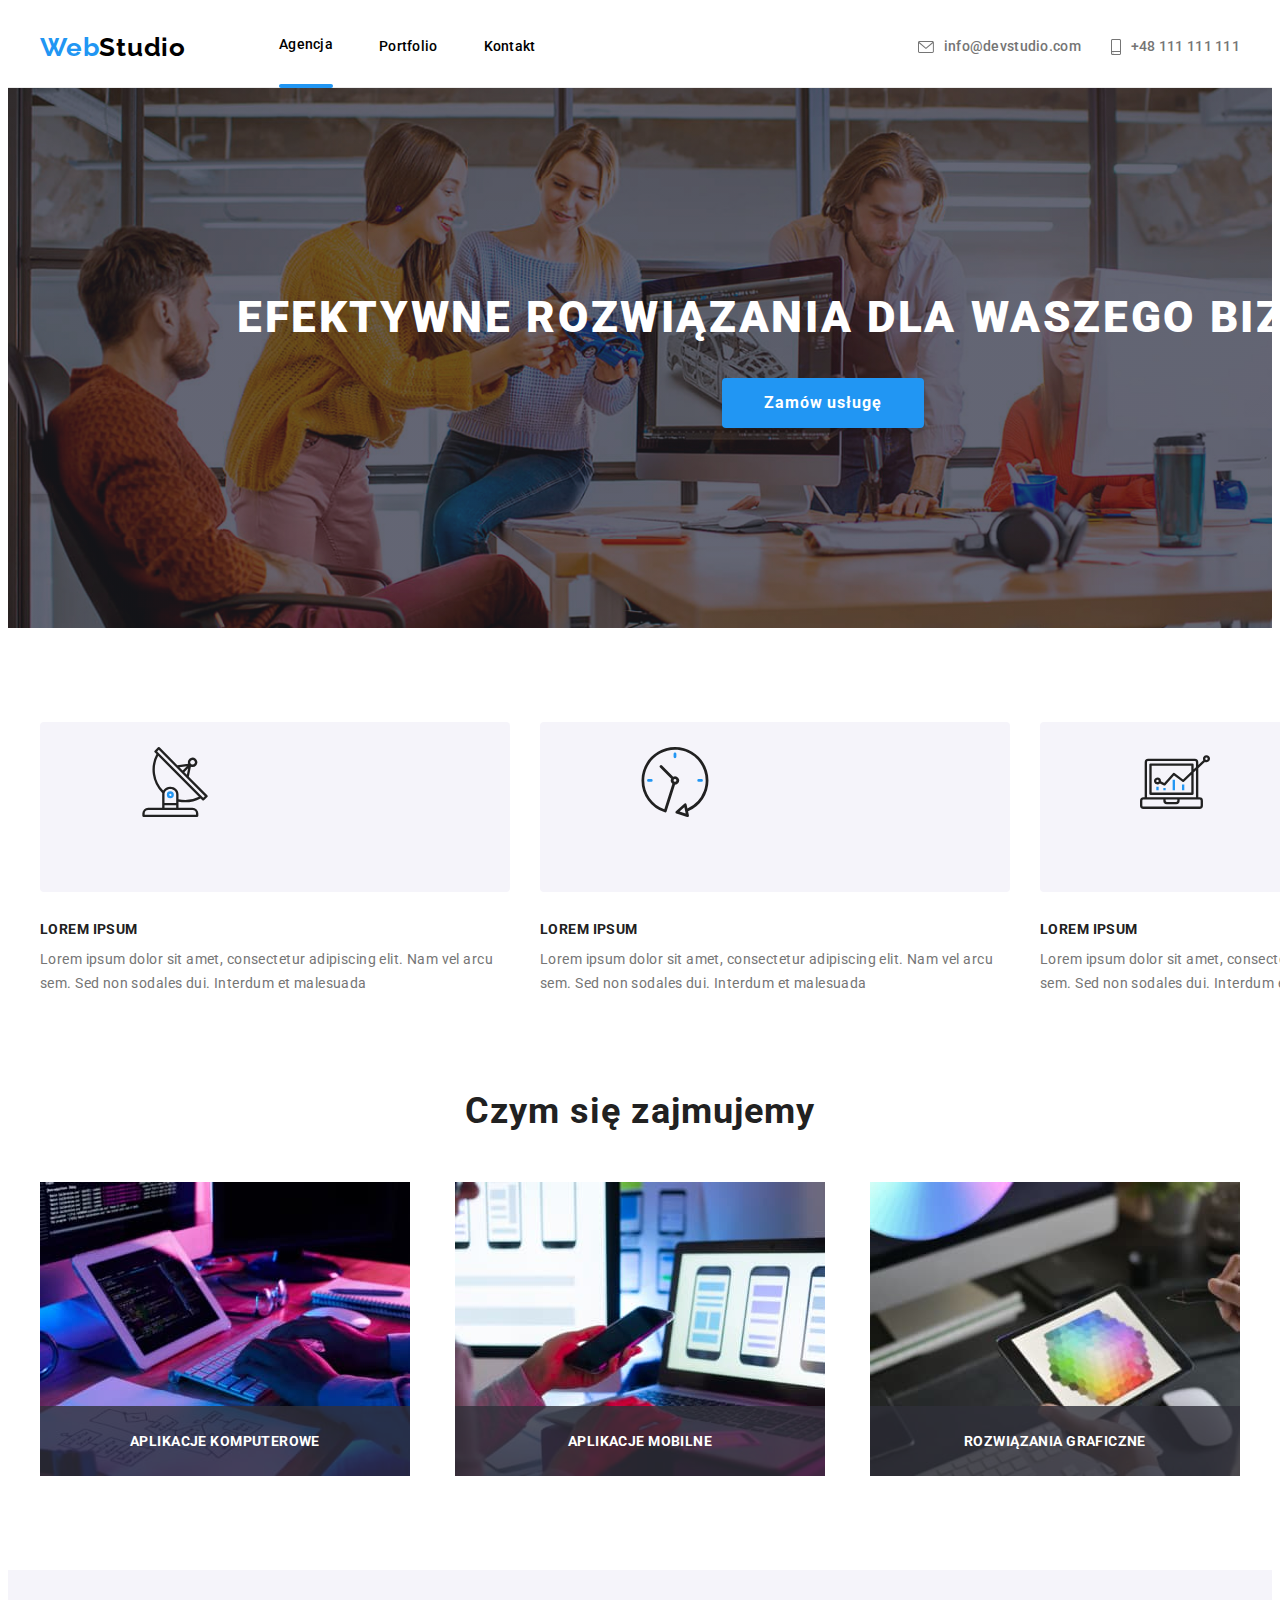
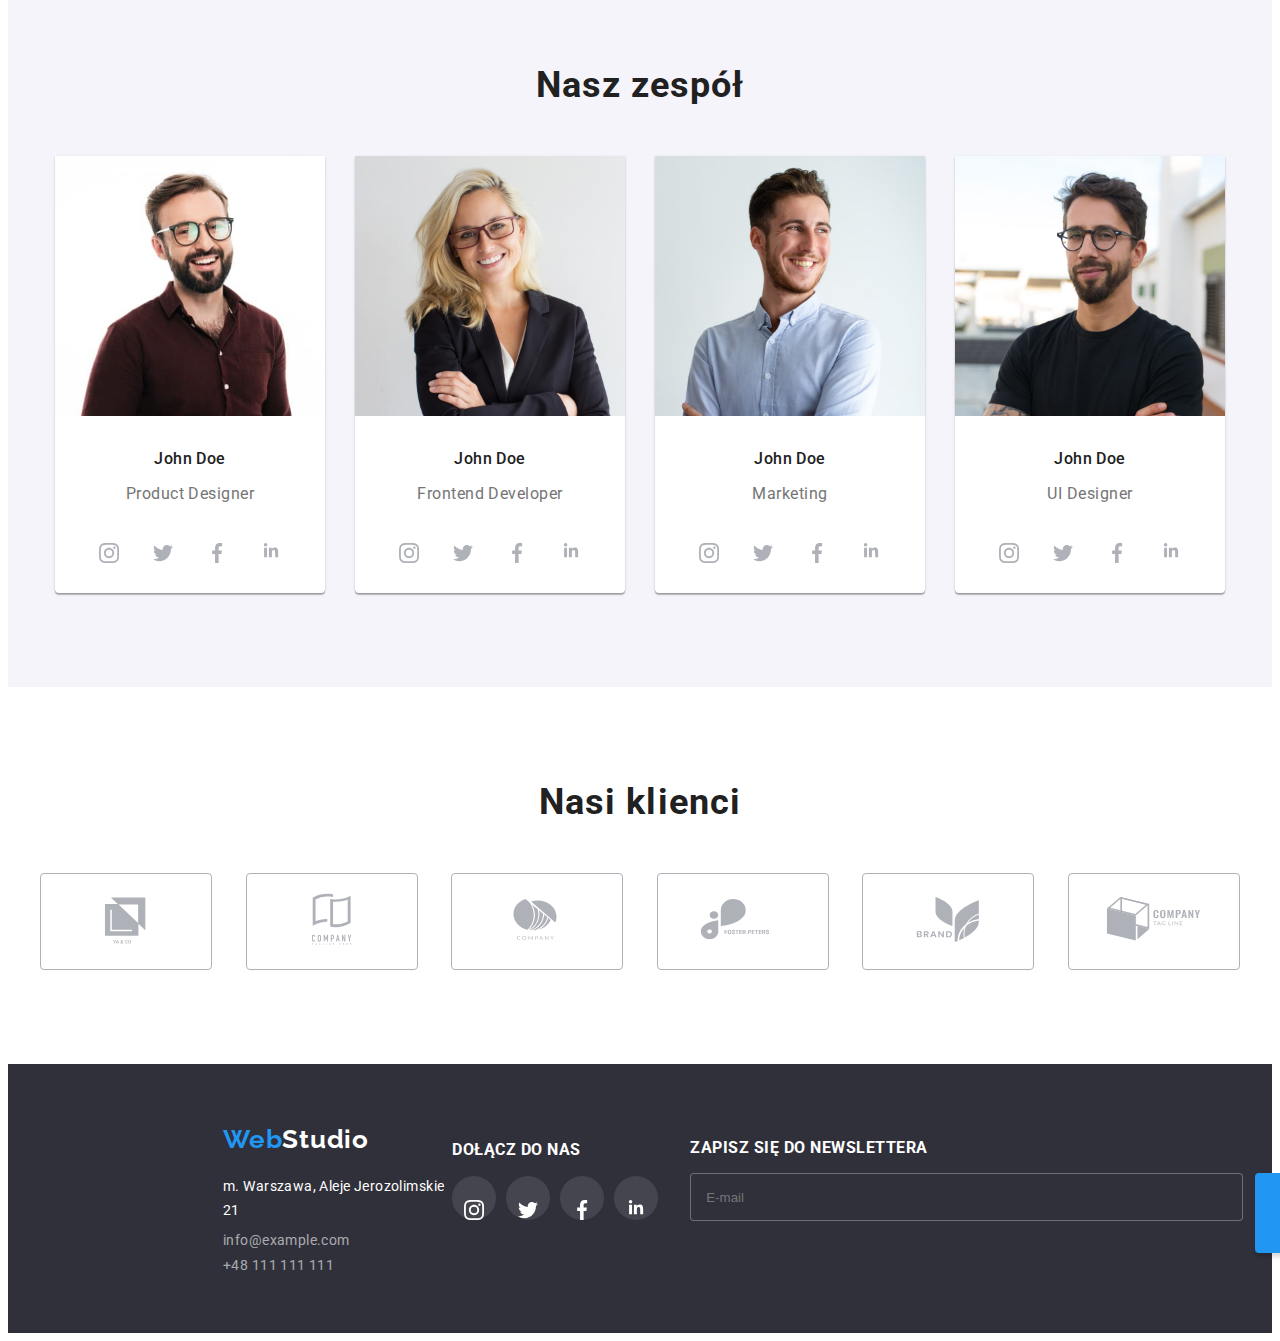
<file: index.html>
<!DOCTYPE html>
<html lang="pl">
    <head>
        <meta charset="UTF-8" />
        <title>Web Studio</title>
        <link
            rel="stylesheet"
            href="https://cdnjs.cloudflare.com/ajax/libs/modern-normalize/1.1.0/modern-normalize.min.css"
            integrity="sha512-wpPYUAdjBVSE4KJnH1VR1HeZfpl1ub8YT/NKx4PuQ5NmX2tKuGu6U/JRp5y+Y8XG2tV+wKQpNHVUX03MfMFn9Q=="
            crossorigin="anonymous"
            referrerpolicy="no-referrer"
        />
        <link rel="preconnect" href="https://fonts.googleapis.com" />
        <link rel="preconnect" href="https://fonts.gstatic.com" crossorigin />
        <link
            href="https://fonts.googleapis.com/css2?family=Raleway:wght@700&family=Roboto:ital,wght@0,400;0,500;0,900;1,700&display=swap"
            rel="stylesheet"
        />
        <link rel="stylesheet" href="css/styles.css" />
    </head>
    <body>
        <!-- HEADER -->
        <header class="page-header-background">
            <div class="container page-header">
                <div class="studio-nav-section">
                    <a href="index.html" class="logo"
                        >Web<span class="logo logo-black">Studio</span></a
                    >
                    <nav class="nav-section">
                        <ul class="menu-nav">
                            <li>
                                <a
                                    class="menu-nav-link link-active"
                                    href="index.html"
                                    >Agencja</a
                                >
                            </li>
                            <li>
                                <a class="menu-nav-link" href="portfolio.html"
                                    >Portfolio</a
                                >
                            </li>
                            <li>
                                <a class="menu-nav-link" href="#">Kontakt</a>
                            </li>
                        </ul>
                    </nav>
                </div>

                <div class="contact-header">
                    <a
                        class="contact-header header-icon"
                        href="mailto:info@devstudio.com"
                    >
                        <svg class="icon-envelope" width="16" height="12">
                            <use href="./images/icons.svg#icon-envelope"></use>
                        </svg>
                        info@devstudio.com</a
                    >

                    <a
                        class="contact-header header-icon"
                        href="tel:+48111111111"
                    >
                        <svg class="icon-smartphone" width="10" height="16">
                            <use
                                href="./images/icons.svg#icon-smartphone"
                            ></use>
                        </svg>
                        +48 111 111 111</a
                    >
                </div>
            </div>
        </header>

        <main>
            <!-- HERO -->
            <section class="hero-bg">
                <div class="hero">
                    <div class="container">
                        <h1 class="hero-title">
                            Efektywne rozwiązania dla waszego biznesu
                        </h1>
                        <button
                            class="hero-button"
                            type="button"
                            data-modal-open
                        >
                            Zamów usługę
                        </button>

                        <div class="backdrop is-hidden" data-modal>
                            <div class="modal">
                                <button
                                    type="button"
                                    class="modal-button"
                                    data-modal-close
                                >
                                    x
                                </button>

                                <form class="signup-form" name="signup-form">
                                    <h2 class="signup-form-title">
                                        Zostaw swoje dane w formularzu poniżej
                                    </h2>
                                    <label class="signup-form-label" for="name">
                                        Imię
                                        <svg
                                            class="signup-form-icon"
                                            width="18"
                                            height="18"
                                        >
                                            <use
                                                href="./images/icons.svg#icon-person"
                                            ></use>
                                        </svg>
                                        <input
                                            id="name"
                                            type="text"
                                            name="name"
                                            class="signup-form-input"
                                        />
                                    </label>

                                    <label class="signup-form-label">
                                        Telefon
                                        <svg
                                            class="signup-form-icon"
                                            width="18"
                                            height="18"
                                        >
                                            <use
                                                href="./images/icons.svg#icon-phone"
                                            ></use>
                                        </svg>
                                        <input
                                            class="signup-form-input"
                                            type="tel"
                                            name="phonenumber"
                                        />
                                    </label>

                                    <label class="signup-form-label">
                                        Email
                                        <svg
                                            class="signup-form-icon"
                                            width="18"
                                            height="18"
                                        >
                                            <use
                                                href="./images/icons.svg#icon-email-black"
                                            ></use>
                                        </svg>
                                        <input
                                            type="email"
                                            name="email"
                                            class="signup-form-input"
                                        />
                                    </label>

                                    <label
                                        for="textarea"
                                        class="signup-form-label"
                                        >Komentarz
                                        <textarea
                                            class="signup-form-text"
                                            id="textarea"
                                            name="comment"
                                            rows="5"
                                            placeholder="Wprowadź tekst"
                                        ></textarea>
                                    </label>

                                    <div class="signup-form-policy">
                                        <input
                                            class="policy-checkbox-button hidden-checkbox"
                                            type="checkbox"
                                            name="checkbox"
                                            id="policy-checkbox"
                                        />

                                        <label
                                            class="policy-checkbox"
                                            for="policy-checkbox"
                                            >Oświadczam iż akceptuję
                                            <a class="policy-terms" href="#"
                                                >Regulamin </a
                                            >i
                                            <a class="policy-terms" href="#">
                                                Politykę Prywatności.</a
                                            ></label
                                        >
                                    </div>
                                    <button
                                        class="signup-form-btn"
                                        type="submit"
                                    >
                                        Wyślij
                                    </button>
                                </form>
                            </div>
                        </div>
                    </div>
                </div>
            </section>
            <!--ADVANTAGES-->
            <section class="advantages">
                <div class="container">
                    <dl class="advantages-list">
                        <div class="advantages-item">
                            <div class="advantage-icon">
                                <svg width="70" height="70">
                                    <use
                                        width="70"
                                        height="70"
                                        href="./images/icons.svg#icon-antenna-1"
                                    ></use>
                                </svg>
                            </div>

                            <dt class="advantages-title">Lorem ipsum</dt>
                            <dd class="advantages-description">
                                Lorem ipsum dolor sit amet, consectetur
                                adipiscing elit. Nam vel arcu sem. Sed non
                                sodales dui. Interdum et malesuada
                            </dd>
                        </div>
                        <div class="advantages-item">
                            <div class="advantage-icon">
                                <svg width="70" height="70">
                                    <use
                                        width="70"
                                        height="70"
                                        href="./images/icons.svg#icon-clock-1"
                                    ></use>
                                </svg>
                            </div>
                            <dt class="advantages-title">Lorem ipsum</dt>
                            <dd class="advantages-description">
                                Lorem ipsum dolor sit amet, consectetur
                                adipiscing elit. Nam vel arcu sem. Sed non
                                sodales dui. Interdum et malesuada
                            </dd>
                        </div>
                        <div class="advantages-item">
                            <div class="advantage-icon">
                                <svg width="70" height="70">
                                    <use
                                        width="70"
                                        height="70"
                                        href="./images/icons.svg#icon-diagram-1"
                                    ></use>
                                </svg>
                            </div>

                            <dt class="advantages-title">Lorem ipsum</dt>
                            <dd class="advantages-description">
                                Lorem ipsum dolor sit amet, consectetur
                                adipiscing elit. Nam vel arcu sem. Sed non
                                sodales dui. Interdum et malesuada
                            </dd>
                        </div>
                        <div class="advantages-item">
                            <div class="advantage-icon">
                                <svg width="70" height="70">
                                    <use
                                        width="70"
                                        height="70"
                                        href="./images/icons.svg#icon-astronaut-1"
                                    ></use>
                                </svg>
                            </div>
                            <dt class="advantages-title">Lorem ipsum</dt>
                            <dd class="advantages-description">
                                Lorem ipsum dolor sit amet, consectetur
                                adipiscing elit. Nam vel arcu sem. Sed non
                                sodales dui. Interdum et malesuada
                            </dd>
                        </div>
                    </dl>
                </div>
            </section>
            <!--WHAT WE DO-->
            <section class="section">
                <div class="container">
                    <h2 class="job-header">Czym się zajmujemy</h2>
                    <ul class="job-list">
                        <li class="job-container">
                            <img
                                class="job-item"
                                src="images/what_we_do/box1.jpg"
                                alt="pisanie na klawiaturze"
                                width="370"
                                height="294"
                            />
                            <div class="job-overlay">
                                <p class="job-text">Aplikacje komputerowe</p>
                            </div>
                        </li>
                        <li class="job-container">
                            <img
                                class="job-item"
                                src="images/what_we_do/box2.jpg"
                                alt="telefon i laptop"
                                width="370"
                                height="294"
                            />
                            <div class="job-overlay">
                                <p class="job-text">Aplikacje mobilne</p>
                            </div>
                        </li>
                        <li class="job-container">
                            <img
                                class="job-item"
                                src="images/what_we_do/box3.jpg"
                                alt="tablet trzymany w ręce"
                                width="370"
                                height="294"
                            />
                            <div class="job-overlay">
                                <p class="job-text">Rozwiązania graficzne</p>
                            </div>
                        </li>
                    </ul>
                </div>
            </section>

            <!--OUR TEAM-->
            <section class="team section">
                <div class="container">
                    <h2 class="team-header">Nasz zespół</h2>
                    <!-- EMPLOYEE LIST -->
                    <ul class="team-list">
                        <li>
                            <div class="team-item">
                                <img
                                    src="images/our_team/img1.jpg"
                                    alt="John Doe"
                                    width="270"
                                    height="260"
                                />
                                <h3 class="team-name">John Doe</h3>
                                <p class="team-job">Product Designer</p>
                                <!-- SOCIAL LINKS LIST -->
                                <ul class="team-icons">
                                    <li class="team-icon-box">
                                        <a class="team-icons-link" href="#">
                                            <svg
                                                class="team-social"
                                                width="44"
                                                height="44"
                                            >
                                                <use
                                                    class="circle-insta"
                                                    width="20"
                                                    heigh="20"
                                                    href="./images/icons.svg#icon-instagram-2"
                                                ></use>
                                            </svg>
                                        </a>
                                    </li>

                                    <li class="team-icon-box">
                                        <a class="team-icons-link" href="#">
                                            <svg
                                                class="team-social"
                                                width="44"
                                                height="44"
                                            >
                                                <use
                                                    class="circle-twitter"
                                                    width="20"
                                                    href="./images/icons.svg#icon-twitter-1"
                                                ></use>
                                            </svg>
                                        </a>
                                    </li>
                                    <li class="team-icon-box">
                                        <a class="team-icons-link" href="#">
                                            <svg
                                                class="team-social"
                                                width="44"
                                                height="44"
                                            >
                                                <use
                                                    class="circle-facebook"
                                                    width="20"
                                                    href="./images/icons.svg#icon-facebook-1"
                                                ></use>
                                            </svg>
                                        </a>
                                    </li>
                                    <li class="team-icon-box">
                                        <a class="team-icons-link" href="#">
                                            <svg
                                                class="team-social"
                                                width="44"
                                                height="44"
                                            >
                                                <use
                                                    class="circle-likedin"
                                                    width="20"
                                                    href="./images/icons.svg#icon-linkedin-1"
                                                ></use>
                                            </svg>
                                        </a>
                                    </li>
                                </ul>
                            </div>
                        </li>

                        <li class="team-icon-box">
                            <div class="team-item">
                                <img
                                    src="images/our_team/img2.jpg"
                                    alt="John Doe"
                                    width="270"
                                    height="260"
                                />
                                <h3 class="team-name">John Doe</h3>
                                <p class="team-job">Frontend Developer</p>
                                <ul class="team-icons">
                                    <li class="team-icon-box">
                                        <a class="team-icons-link" href="#">
                                            <svg
                                                class="team-social"
                                                width="44"
                                                height="44"
                                            >
                                                <use
                                                    class="circle-insta"
                                                    width="20"
                                                    heigh="20"
                                                    href="./images/icons.svg#icon-instagram-2"
                                                ></use>
                                            </svg>
                                        </a>
                                    </li>

                                    <li class="team-icon-box">
                                        <a class="team-icons-link" href="#">
                                            <svg
                                                class="team-social"
                                                width="44"
                                                height="44"
                                            >
                                                <use
                                                    class="circle-twitter"
                                                    width="20"
                                                    href="./images/icons.svg#icon-twitter-1"
                                                ></use>
                                            </svg>
                                        </a>
                                    </li>
                                    <li class="team-icon-box">
                                        <a class="team-icons-link" href="#">
                                            <svg
                                                class="team-social"
                                                width="44"
                                                height="44"
                                            >
                                                <use
                                                    class="circle-facebook"
                                                    width="20"
                                                    href="./images/icons.svg#icon-facebook-1"
                                                ></use>
                                            </svg>
                                        </a>
                                    </li>
                                    <li class="team-icon-box">
                                        <a class="team-icons-link" href="#">
                                            <svg
                                                class="team-social"
                                                width="44"
                                                height="44"
                                            >
                                                <use
                                                    class="circle-likedin"
                                                    width="20"
                                                    href="./images/icons.svg#icon-linkedin-1"
                                                ></use>
                                            </svg>
                                        </a>
                                    </li>
                                </ul>
                            </div>
                        </li>
                        <li>
                            <div class="team-item">
                                <img
                                    src="images/our_team/img3.jpg"
                                    alt="John Doe"
                                    width="270"
                                    height="260"
                                />
                                <h3 class="team-name">John Doe</h3>
                                <p class="team-job">Marketing</p>
                                <ul class="team-icons">
                                    <li class="team-icon-box">
                                        <a class="team-icons-link" href="#">
                                            <svg
                                                class="team-social"
                                                width="44"
                                                height="44"
                                            >
                                                <use
                                                    class="circle-insta"
                                                    width="20"
                                                    heigh="20"
                                                    href="./images/icons.svg#icon-instagram-2"
                                                ></use>
                                            </svg>
                                        </a>
                                    </li>

                                    <li class="team-icon-box">
                                        <a class="team-icons-link" href="#">
                                            <svg
                                                class="team-social"
                                                width="44"
                                                height="44"
                                            >
                                                <use
                                                    class="circle-twitter"
                                                    width="20"
                                                    href="./images/icons.svg#icon-twitter-1"
                                                ></use>
                                            </svg>
                                        </a>
                                    </li>
                                    <li class="team-icon-box">
                                        <a class="team-icons-link" href="#">
                                            <svg
                                                class="team-social"
                                                width="44"
                                                height="44"
                                            >
                                                <use
                                                    class="circle-facebook"
                                                    width="20"
                                                    href="./images/icons.svg#icon-facebook-1"
                                                ></use>
                                            </svg>
                                        </a>
                                    </li>
                                    <li class="team-icon-box">
                                        <a class="team-icons-link" href="#">
                                            <svg
                                                class="team-social"
                                                width="44"
                                                height="44"
                                            >
                                                <use
                                                    class="circle-likedin"
                                                    width="20"
                                                    href="./images/icons.svg#icon-linkedin-1"
                                                ></use>
                                            </svg>
                                        </a>
                                    </li>
                                </ul>
                            </div>
                        </li>
                        <li>
                            <div class="team-item">
                                <img
                                    src="images/our_team/img4.jpg"
                                    alt="John Doe"
                                    width="270"
                                    height="260"
                                />
                                <h3 class="team-name">John Doe</h3>
                                <p class="team-job">UI Designer</p>
                                <ul class="team-icons">
                                    <li class="team-icon-box">
                                        <a class="team-icons-link" href="#">
                                            <svg
                                                class="team-social"
                                                width="44"
                                                height="44"
                                            >
                                                <use
                                                    class="circle-insta"
                                                    width="20"
                                                    heigh="20"
                                                    href="./images/icons.svg#icon-instagram-2"
                                                ></use>
                                            </svg>
                                        </a>
                                    </li>

                                    <li class="team-icon-box">
                                        <a class="team-icons-link" href="#">
                                            <svg
                                                class="team-social"
                                                width="44"
                                                height="44"
                                            >
                                                <use
                                                    class="circle-twitter"
                                                    width="20"
                                                    href="./images/icons.svg#icon-twitter-1"
                                                ></use>
                                            </svg>
                                        </a>
                                    </li>
                                    <li class="team-icon-box">
                                        <a class="team-icons-link" href="#">
                                            <svg
                                                class="team-social"
                                                width="44"
                                                height="44"
                                            >
                                                <use
                                                    class="circle-facebook"
                                                    width="20"
                                                    href="./images/icons.svg#icon-facebook-1"
                                                ></use>
                                            </svg>
                                        </a>
                                    </li>
                                    <li class="team-icon-box">
                                        <a class="team-icons-link" href="#">
                                            <svg
                                                class="team-social"
                                                width="44"
                                                height="44"
                                            >
                                                <use
                                                    class="circle-likedin"
                                                    width="20"
                                                    href="./images/icons.svg#icon-linkedin-1"
                                                ></use>
                                            </svg>
                                        </a>
                                    </li>
                                </ul>
                            </div>
                        </li>
                    </ul>
                </div>
            </section>
            <!-- OUR CLIENTS -->
            <section class="clients section">
                <div class="container">
                    <h2 class="clients-header">Nasi klienci</h2>
                    <ul class="clients-list">
                        <li class="client-box">
                            <a class="client-item" href="#">
                                <svg width="106" height="60.04">
                                    <use
                                        class="client-logo"
                                        href="./images/icons.svg#icon-logo"
                                    />
                                </svg>
                            </a>
                        </li>

                        <li>
                            <a class="client-item" href="#">
                                <svg width="106" height="60.04">
                                    <use
                                        class="client-logo"
                                        href="./images/icons.svg#icon-logo-1"
                                    />
                                </svg>
                            </a>
                        </li>

                        <li>
                            <a class="client-item" href="#">
                                <svg width="106" height="60.04">
                                    <use
                                        class="client-logo"
                                        href="./images/icons.svg#icon-logo-2"
                                    />
                                </svg>
                            </a>
                        </li>
                        <li>
                            <a class="client-item" href="#">
                                <svg width="106" height="60.04">
                                    <use
                                        class="client-logo"
                                        href="./images/icons.svg#icon-logo-3"
                                    />
                                </svg>
                            </a>
                        </li>
                        <li>
                            <a class="client-item" href="#">
                                <svg width="106" height="60.04">
                                    <use
                                        class="client-logo"
                                        href="./images/icons.svg#icon-logo-4"
                                    />
                                </svg>
                            </a>
                        </li>
                        <li>
                            <a class="client-item" href="#">
                                <svg width="106" height="60.04">
                                    <use
                                        class="client-logo"
                                        href="./images/icons.svg#icon-logo-5"
                                    />
                                </svg>
                            </a>
                        </li>
                    </ul>
                </div>
            </section>
        </main>
        <!-- FOOTER -->
        <footer class="footer">
            <div class="container footer-parts">
                <div class="footer-contacts">
                    <a href="index.html" class="logo"
                        >Web<span class="logo logo-white">Studio</span></a
                    >
                    <address>
                        <p class="address-footer">
                            m. Warszawa, Aleje Jerozolimskie 21
                        </p>
                        <p class="contact-footer-mail">info@example.com</p>
                        <p class="contact-footer-tel">+48 111 111 111</p>
                    </address>
                </div>
                <div class="footer-social">
                    <h3 class="footer-header">Dołącz do nas</h3>

                    <ul class="team-icons footer-icons">
                        <li class="team-icon-box">
                            <a
                                class="team-icons-link footer-icons-link"
                                href="#"
                            >
                                <svg class="team-social" width="44" height="44">
                                    <use
                                        class="circle-insta"
                                        width="20"
                                        heigh="20"
                                        href="./images/icons.svg#icon-instagram-2"
                                    ></use>
                                </svg>
                            </a>
                        </li>

                        <li class="team-icon-box">
                            <a
                                class="team-icons-link footer-icons-link"
                                href="#"
                            >
                                <svg class="team-social" width="44" height="44">
                                    <use
                                        class="circle-twitter"
                                        width="20"
                                        href="./images/icons.svg#icon-twitter-1"
                                    ></use>
                                </svg>
                            </a>
                        </li>
                        <li class="team-icon-box">
                            <a
                                class="team-icons-link footer-icons-link"
                                href="#"
                            >
                                <svg class="team-social" width="44" height="44">
                                    <use
                                        class="circle-facebook"
                                        width="20"
                                        href="./images/icons.svg#icon-facebook-1"
                                    ></use>
                                </svg>
                            </a>
                        </li>
                        <li class="team-icon-box">
                            <a
                                class="team-icons-link footer-icons-link"
                                href="#"
                            >
                                <svg class="team-social" width="44" height="44">
                                    <use
                                        class="circle-likedin"
                                        width="20"
                                        href="./images/icons.svg#icon-linkedin-1"
                                    ></use>
                                </svg>
                            </a>
                        </li>
                    </ul>
                </div>
                <div>
                    <h3 class="newsletter-cta">Zapisz się do newslettera</h3>

                    <div class="newsletter">
                        <form class="newsletter-form">
                            <label class="newsletter-label" for="newsletter">
                                <input
                                    class="newsletter-mail"
                                    type="mail"
                                    id="newsletter"
                                    name="newsletter"
                                    placeholder="E-mail"
                            /></label>
                            <button class="newsletter-btn" type="submit">
                                Zapisz się
                                <svg
                                    width="24"
                                    height="24"
                                    class="newsletter-icon"
                                >
                                    <use
                                        href="./images/icons.svg#icon-icon-send"
                                    ></use>
                                </svg>
                            </button>
                        </form>
                    </div>
                </div>
            </div>
        </footer>

        <script src="./js/modal.js"></script>
    </body>
</html>
</file>
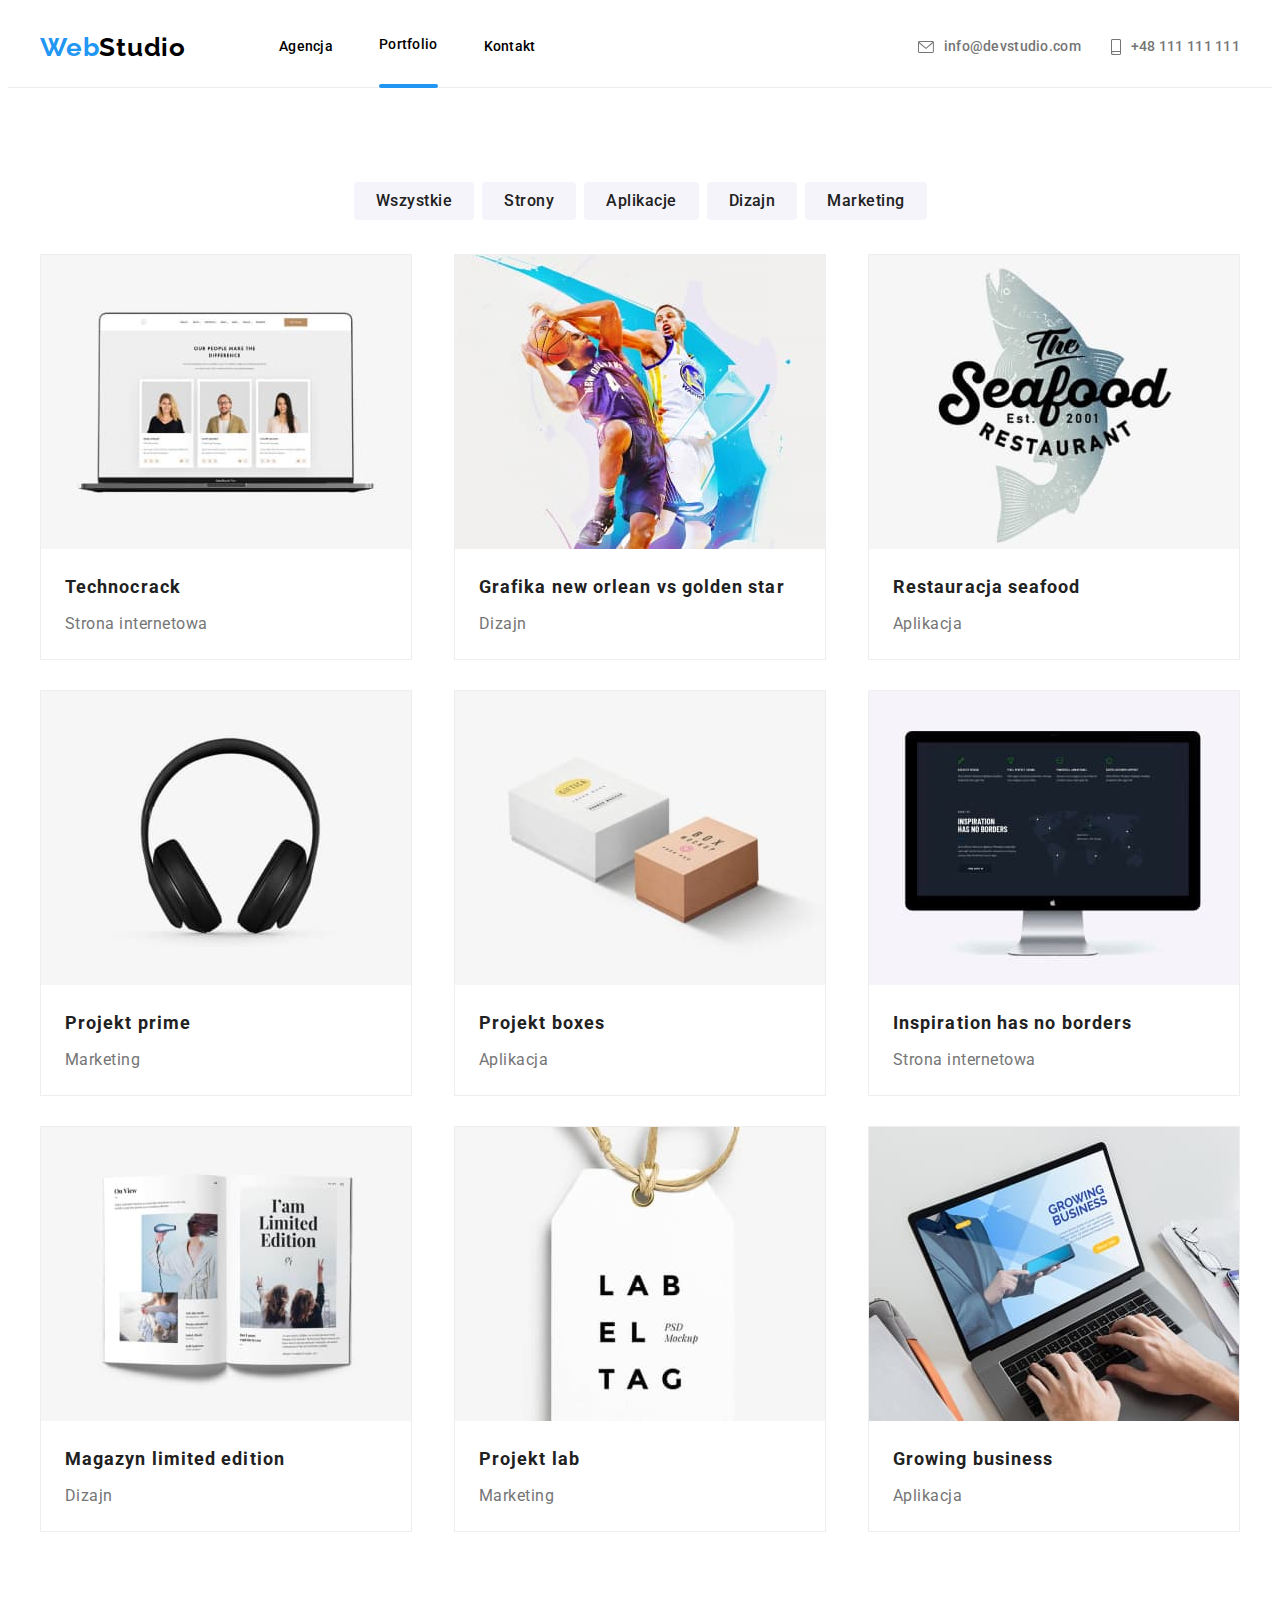
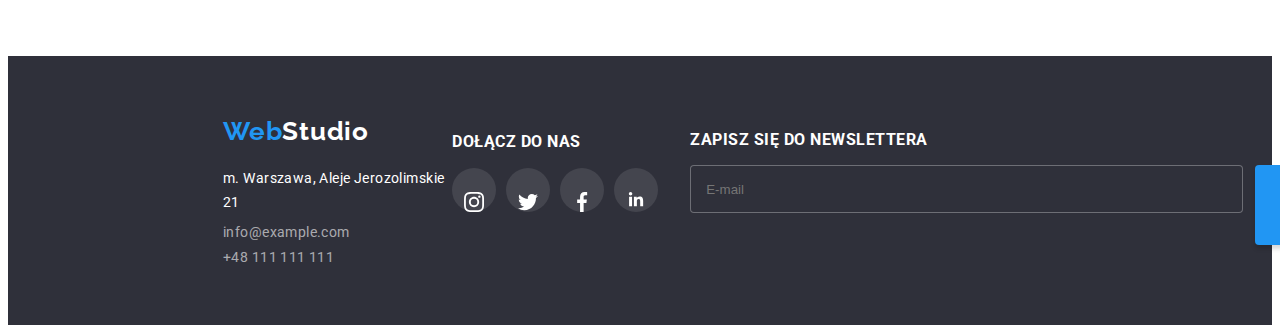
<file: portfolio.html>
<!DOCTYPE html>
<html lang="pl">
    <head>
        <meta charset="UTF-8" />
        <title>Web Studio</title>
        <link
            rel="stylesheet"
            href="https://cdnjs.cloudflare.com/ajax/libs/modern-normalize/1.1.0/modern-normalize.min.css"
            integrity="sha512-wpPYUAdjBVSE4KJnH1VR1HeZfpl1ub8YT/NKx4PuQ5NmX2tKuGu6U/JRp5y+Y8XG2tV+wKQpNHVUX03MfMFn9Q=="
            crossorigin="anonymous"
            referrerpolicy="no-referrer"
        />
        <link rel="preconnect" href="https://fonts.googleapis.com" />
        <link rel="preconnect" href="https://fonts.gstatic.com" crossorigin />
        <link
            href="https://fonts.googleapis.com/css2?family=Raleway:wght@700&family=Roboto:ital,wght@0,400;0,500;0,900;1,700&display=swap"
            rel="stylesheet"
        />
        <link rel="stylesheet" href="css/styles.css" />
    </head>
    <body>
        <!-- HEADER -->
        <header class="page-header-background">
            <div class="container page-header">
                <div class="studio-nav-section">
                    <a href="index.html" class="logo"
                        >Web<span class="logo logo-black">Studio</span></a
                    >
                    <nav class="nav-section">
                        <ul class="menu-nav">
                            <li>
                                <a class="menu-nav-link" href="index.html"
                                    >Agencja</a
                                >
                            </li>
                            <li>
                                <a
                                    class="menu-nav-link link-active"
                                    href="portfolio.html"
                                    >Portfolio</a
                                >
                            </li>
                            <li>
                                <a class="menu-nav-link" href="#">Kontakt</a>
                            </li>
                        </ul>
                    </nav>
                </div>

                <div class="contact-header">
                    <a
                        class="contact-header header-icon"
                        href="mailto:info@devstudio.com"
                    >
                        <svg class="icon-envelope" width="16" height="12">
                            <use href="./images/icons.svg#icon-envelope"></use>
                        </svg>
                        info@devstudio.com</a
                    >

                    <a
                        class="contact-header header-icon"
                        href="tel:+48111111111"
                    >
                        <svg class="icon-smartphone" width="10" height="16">
                            <use
                                href="./images/icons.svg#icon-smartphone"
                            ></use>
                        </svg>
                        +48 111 111 111</a
                    >
                </div>
            </div>
        </header>
        <main>
            <!--FILTERS-->
            <section class="section">
                <div class="container">
                    <ul class="filter-list">
                        <li>
                            <button class="filter-button" type="button">
                                Wszystkie
                            </button>
                        </li>
                        <li>
                            <button class="filter-button" type="button">
                                Strony
                            </button>
                        </li>
                        <li>
                            <button class="filter-button" type="button">
                                Aplikacje
                            </button>
                        </li>
                        <li>
                            <button class="filter-button" type="button">
                                Dizajn
                            </button>
                        </li>
                        <li>
                            <button class="filter-button" type="button">
                                Marketing
                            </button>
                        </li>
                    </ul>
                    <!-- PROJECTS -->
                    <ul class="projects-list">
                        <li class="project-item">
                            <figure class="project-box">
                                <div class="project-card">
                                    <div class="project-bg">
                                        <p class="project-bg-text">
                                            Technocrack jest popularną platformą
                                            wykorzystywaną do rozpowszechniania
                                            koronawirusa. Firmy wykorzystują tę
                                            platformę do celów szpiegowskich i
                                            ataków na niezabezpieczone serwery
                                            konkurencji
                                        </p>
                                    </div>
                                    <img
                                        src="images/portfolio/technocrack.jpg"
                                        width="370"
                                        height="294"
                                    />
                                </div>
                                <figcaption class="project-description">
                                    <h2 class="project-header">Technocrack</h2>
                                    <p class="project-category">
                                        Strona internetowa
                                    </p>
                                </figcaption>
                            </figure>
                        </li>
                        <li class="project-item">
                            <figure class="project-box">
                                <div class="project-card">
                                    <div class="project-bg">
                                        <p class="project-bg-text">
                                            Technocrack jest popularną platformą
                                            wykorzystywaną do rozpowszechniania
                                            koronawirusa. Firmy wykorzystują tę
                                            platformę do celów szpiegowskich i
                                            ataków na niezabezpieczone serwery
                                            konkurencji
                                        </p>
                                    </div>
                                    <img
                                        src="images/portfolio/new-orlean.jpg"
                                        width="370"
                                        height="294"
                                    />
                                </div>
                                <figcaption class="project-description">
                                    <h2 class="project-header">
                                        Grafika new orlean vs golden star
                                    </h2>
                                    <p class="project-category">Dizajn</p>
                                </figcaption>
                            </figure>
                        </li>

                        <li class="project-item">
                            <figure class="project-box">
                                <div class="project-card">
                                    <div class="project-bg">
                                        <p class="project-bg-text">
                                            Technocrack jest popularną platformą
                                            wykorzystywaną do rozpowszechniania
                                            koronawirusa. Firmy wykorzystują tę
                                            platformę do celów szpiegowskich i
                                            ataków na niezabezpieczone serwery
                                            konkurencji
                                        </p>
                                    </div>
                                    <img
                                        src="images/portfolio/seafood.jpg"
                                        width="370"
                                        height="294"
                                    />
                                </div>
                                <figcaption class="project-description">
                                    <h2 class="project-header">
                                        Restauracja seafood
                                    </h2>
                                    <p class="project-category">Aplikacja</p>
                                </figcaption>
                            </figure>
                        </li>
                        <li class="project-item">
                            <figure class="project-box">
                                <div class="project-card">
                                    <div class="project-bg">
                                        <p class="project-bg-text">
                                            Technocrack jest popularną platformą
                                            wykorzystywaną do rozpowszechniania
                                            koronawirusa. Firmy wykorzystują tę
                                            platformę do celów szpiegowskich i
                                            ataków na niezabezpieczone serwery
                                            konkurencji
                                        </p>
                                    </div>
                                    <img
                                        src="images/portfolio/pprime.jpg"
                                        width="370"
                                        height="294"
                                    />
                                </div>
                                <figcaption class="project-description">
                                    <h2 class="project-header">
                                        Projekt prime
                                    </h2>
                                    <p class="project-category">Marketing</p>
                                </figcaption>
                            </figure>
                        </li>
                        <li class="project-item">
                            <figure class="project-box">
                                <div class="project-card">
                                    <div class="project-bg">
                                        <p class="project-bg-text">
                                            Technocrack jest popularną platformą
                                            wykorzystywaną do rozpowszechniania
                                            koronawirusa. Firmy wykorzystują tę
                                            platformę do celów szpiegowskich i
                                            ataków na niezabezpieczone serwery
                                            konkurencji
                                        </p>
                                    </div>
                                    <img
                                        src="images/portfolio/pboxes.jpg"
                                        width="370"
                                        height="294"
                                    />
                                </div>
                                <figcaption class="project-description">
                                    <h2 class="project-header">
                                        Projekt boxes
                                    </h2>
                                    <p class="project-category">Aplikacja</p>
                                </figcaption>
                            </figure>
                        </li>
                        <li class="project-item">
                            <figure class="project-box">
                                <div class="project-card">
                                    <div class="project-bg">
                                        <p class="project-bg-text">
                                            Technocrack jest popularną platformą
                                            wykorzystywaną do rozpowszechniania
                                            koronawirusa. Firmy wykorzystują tę
                                            platformę do celów szpiegowskich i
                                            ataków na niezabezpieczone serwery
                                            konkurencji
                                        </p>
                                    </div>
                                    <img
                                        src="images/portfolio/noborders.jpg"
                                        width="370"
                                        height="294"
                                    />
                                </div>
                                <figcaption class="project-description">
                                    <h2 class="project-header">
                                        Inspiration has no borders
                                    </h2>
                                    <p class="project-category">
                                        Strona internetowa
                                    </p>
                                </figcaption>
                            </figure>
                        </li>
                        <li class="project-item">
                            <figure class="project-box">
                                <div class="project-card">
                                    <div class="project-bg">
                                        <p class="project-bg-text">
                                            Technocrack jest popularną platformą
                                            wykorzystywaną do rozpowszechniania
                                            koronawirusa. Firmy wykorzystują tę
                                            platformę do celów szpiegowskich i
                                            ataków na niezabezpieczone serwery
                                            konkurencji
                                        </p>
                                    </div>
                                    <img
                                        src="images/portfolio/magazine.jpg"
                                        width="370"
                                        height="294"
                                    />
                                </div>
                                <figcaption class="project-description">
                                    <h2 class="project-header">
                                        Magazyn limited edition
                                    </h2>
                                    <p class="project-category">Dizajn</p>
                                </figcaption>
                            </figure>
                        </li>
                        <li class="project-item">
                            <figure class="project-box">
                                <div class="project-card">
                                    <div class="project-bg">
                                        <p class="project-bg-text">
                                            Technocrack jest popularną platformą
                                            wykorzystywaną do rozpowszechniania
                                            koronawirusa. Firmy wykorzystują tę
                                            platformę do celów szpiegowskich i
                                            ataków na niezabezpieczone serwery
                                            konkurencji
                                        </p>
                                    </div>
                                    <img
                                        src="images/portfolio/tag.jpg"
                                        width="370"
                                        height="294"
                                    />
                                </div>
                                <figcaption class="project-description">
                                    <h2 class="project-header">Projekt lab</h2>
                                    <p class="project-category">Marketing</p>
                                </figcaption>
                            </figure>
                        </li>
                        <li class="project-item">
                            <figure class="project-box">
                                <div class="project-card">
                                    <div class="project-bg">
                                        <p class="project-bg-text">
                                            Technocrack jest popularną platformą
                                            wykorzystywaną do rozpowszechniania
                                            koronawirusa. Firmy wykorzystują tę
                                            platformę do celów szpiegowskich i
                                            ataków na niezabezpieczone serwery
                                            konkurencji
                                        </p>
                                    </div>
                                    <img
                                        src="images/portfolio/growing.jpg"
                                        width="370"
                                        height="294"
                                    />
                                </div>
                                <figcaption class="project-description">
                                    <h2 class="project-header">
                                        Growing business
                                    </h2>
                                    <p class="project-category">Aplikacja</p>
                                </figcaption>
                            </figure>
                        </li>
                    </ul>
                </div>
            </section>
        </main>
        <!-- FOOTER -->
        <footer class="footer">
            <div class="container footer-parts">
                <div class="footer-contacts">
                    <a href="index.html" class="logo"
                        >Web<span class="logo logo-white">Studio</span></a
                    >
                    <address>
                        <p class="address-footer">
                            m. Warszawa, Aleje Jerozolimskie 21
                        </p>
                        <p class="contact-footer-mail">info@example.com</p>
                        <p class="contact-footer-tel">+48 111 111 111</p>
                    </address>
                </div>
                <div class="footer-social">
                    <h3 class="footer-header">Dołącz do nas</h3>

                    <ul class="team-icons footer-icons">
                        <li class="team-icon-box">
                            <a
                                class="team-icons-link footer-icons-link"
                                href="#"
                            >
                                <svg class="team-social" width="44" height="44">
                                    <use
                                        class="circle-insta"
                                        width="20"
                                        heigh="20"
                                        href="./images/icons.svg#icon-instagram-2"
                                    ></use>
                                </svg>
                            </a>
                        </li>

                        <li class="team-icon-box">
                            <a
                                class="team-icons-link footer-icons-link"
                                href="#"
                            >
                                <svg class="team-social" width="44" height="44">
                                    <use
                                        class="circle-twitter"
                                        width="20"
                                        href="./images/icons.svg#icon-twitter-1"
                                    ></use>
                                </svg>
                            </a>
                        </li>
                        <li class="team-icon-box">
                            <a
                                class="team-icons-link footer-icons-link"
                                href="#"
                            >
                                <svg class="team-social" width="44" height="44">
                                    <use
                                        class="circle-facebook"
                                        width="20"
                                        href="./images/icons.svg#icon-facebook-1"
                                    ></use>
                                </svg>
                            </a>
                        </li>
                        <li class="team-icon-box">
                            <a
                                class="team-icons-link footer-icons-link"
                                href="#"
                            >
                                <svg class="team-social" width="44" height="44">
                                    <use
                                        class="circle-likedin"
                                        width="20"
                                        href="./images/icons.svg#icon-linkedin-1"
                                    ></use>
                                </svg>
                            </a>
                        </li>
                    </ul>
                </div>
                <div>
                    <h3 class="newsletter-cta">Zapisz się do newslettera</h3>

                    <div class="newsletter">
                        <form class="newsletter-form">
                            <label class="newsletter-label" for="newsletter">
                                <input
                                    class="newsletter-mail"
                                    type="mail"
                                    id="newsletter"
                                    name="newsletter"
                                    placeholder="E-mail"
                            /></label>
                            <button class="newsletter-btn" type="submit">
                                Zapisz się
                                <svg
                                    width="24"
                                    height="24"
                                    class="newsletter-icon"
                                >
                                    <use
                                        href="./images/icons.svg#icon-icon-send"
                                    ></use>
                                </svg>
                            </button>
                        </form>
                    </div>
                </div>
            </div>
        </footer>
    </body>
</html>
</file>
<file: css/styles.css>
:root {
    --logo-text-color-blue: #2196f3;
    --logo-text-color-black: #000000;
    --main-font-color: #212121;
    --contact-color: #757575;
    --contact-color-footer: rgba(255, 255, 255, 0.6);
    --main-white-color: #ffffff;
    --background-color: #2f303a;
    --button-color: #f5f4fa;
    --border-color: #ececec;
    --box-shadow-color: rgba(0, 0, 0, 0.12);
    --box-shadow-color2: rgba(0, 0, 0, 0.14);
    --box-shadow-color3: rgba(0, 0, 0, 0.2);
    --box-shadow-color4: rgba(0, 0, 0, 0.06);
    --box-shadow-color5: rgba(0, 0, 0, 0.16);
    --button-border: rgba(0, 0, 0, 0.15);
    --button-shadow1: rgba(0, 0, 0, 0.1);
    --button-shadow2: rgba(0, 0, 0, 0.08);
    --item-border: #eeeeee;
    --stroke-color: #afb1b8;
    --gradient-color: rgba(47, 48, 58, 0.4);
    --footer-circle-bg: rgba(255, 255, 255, 0.1);
}

body {
    font-family: 'Roboto', serif;
    font-size: 14px;
    color: var(--main-font-color);
    text-decoration: none;
}

.container {
    width: 1200px;
    padding-left: 15px;
    padding-right: 15px;
    margin: 0 auto;
}

.logo {
    font-family: 'Raleway';
    font-size: 26px;
    font-weight: 700;
    color: var(--logo-text-color-blue);
    line-height: 1.19;
    letter-spacing: 0.03em;
    text-decoration: none;
}

.logo-black {
    color: var(--logo-text-color-black);
}
.logo-white {
    color: var(--main-white-color);
}

/* header */
.page-header-background {
    border-bottom: 1px solid var(--border-color);
    padding-top: 24px;
    padding-bottom: 24px;
}
.page-header {
    display: flex;
    align-items: center;
    justify-content: space-between;
    flex-wrap: nowrap;
    background-color: var(--main-white-color);
    border-bottom-width: 1px solid var(--border-color);
}

.nav-section {
    display: inline-flex;
    justify-content: space-between;
    align-items: center;
}

.studio-nav-section {
    display: flex;
    justify-content: space-between;
    align-items: center;
}

.menu-nav {
    font-weight: 500;
    line-height: 1.14;
    letter-spacing: 0.02em;
    text-decoration: none;
    color: var(--main-font-color);
    display: flex;
    justify-content: space-between;
    align-items: center;
    list-style: none;
    padding-left: 93px;
    gap: 46px;
    margin: 0;
}

.menu-nav-link {
    color: var(--logo-text-color-black);
    text-decoration: none;
    transition: color 250ms cubic-bezier(0.4, 0, 0.2, 1);
}

.menu-nav-link:hover,
.menu-nav-link:focus {
    color: var(--logo-text-color-blue);
}

.link-active {
}

.link-active::after {
    content: '';
    display: block;
    width: 100%;
    height: 4px;
    background-color: var(--logo-text-color-blue);
    border-radius: 2px;
    position: relative;
    bottom: -31px;
}

.contact-header {
    color: var(--contact-color);
    font-weight: 500;
    line-height: 1.14;
    letter-spacing: 0.02em;
    text-decoration: none;
    display: inline-flex;
    align-items: center;
    gap: 0 30px;
    transition: color 250ms cubic-bezier(0.4, 0, 0.2, 1);
}

.contact-header:hover {
    color: var(--logo-text-color-blue);
}

.contact-header:focus {
    color: var(--logo-text-color-blue);
}

.header-icon {
    display: inline-flex;
    gap: 10px;
}

.icon-envelope {
    fill: currentColor;
}

.icon-smartphone {
    fill: currentColor;
}

.section {
    padding-top: 94px;
    padding-bottom: 94px;
}

/* hero */

.hero-bg {
    background-color: var(--background-color);
}
.hero {
    padding: 200px;
    background-color: var(--background-color);
    background-image: linear-gradient(
            to bottom,
            var(--gradient-color),
            var(--gradient-color)
        ),
        url(../images/hero-bg.jpg);
    background-repeat: no-repeat;
    background-size: cover;
    max-width: 1600px;
    margin: 0 auto;
}

.hero-title {
    font-size: 44px;
    font-weight: 900;
    color: var(--main-white-color);
    line-height: 1.36;
    text-align: center;
    letter-spacing: 0.06em;
    text-transform: uppercase;
    margin: 0 auto;
    margin-bottom: 30px;
}

.hero-button {
    color: var(--main-white-color);
    font-family: 'Roboto', serif;
    font-weight: 700;
    font-size: 16px;
    line-height: 1.88;
    letter-spacing: 0.06em;
    background: var(--logo-text-color-blue);
    text-align: center;
    display: block;
    margin: auto;
    cursor: pointer;
    box-shadow: 0px 4px 4px var(--button-border);
    border-radius: 4px;
    border-style: none;
    padding: 10px 42px;
}
/* filter btn */
.filter-button {
    font-family: 'Roboto', serif;
    color: var(--main-font-color);
    font-size: 16px;
    font-weight: 500;
    line-height: 1.63;
    text-align: center;
    letter-spacing: 0.03em;
    background-color: var(--button-color);
    border: none;
    border-radius: 4px;
    cursor: pointer;
    padding: 6px 22px;
    transition: color 250ms cubic-bezier(0.4, 0, 0.2, 1),
        background-color 250ms cubic-bezier(0.4, 0, 0.2, 1),
        box-shadow 250ms cubic-bezier(0.4, 0, 0.2, 1);
}

.filter-button:hover {
    color: var(--main-white-color);
    background-color: var(--logo-text-color-blue);
    box-shadow: 0px 3px 1px var(--button-shadow1),
        0px 1px 2px var(--button-shadow2), 0px 2px 2px var(--box-shadow-color);
    border-radius: 4px;
}

.filter-button:focus {
    color: var(--main-white-color);
    background-color: var(--logo-text-color-blue);
}

/* advantages */
.advantages {
    display: flex;
    justify-content: space-between;
    padding-top: 94px;
}
.advantages-item {
    align-self: flex-start;
}

.advantages-list {
    display: flex;
    align-items: center;
    justify-content: space-between;
    margin: 0;
    gap: 30px;
}

.advantages-title {
    font-weight: 700;
    line-height: 1.14;
    letter-spacing: 0.03em;
    text-transform: uppercase;
    justify-items: center;
}

.advantages-description {
    line-height: 1.71;
    letter-spacing: 0.03em;
    color: var(--contact-color);
    margin-top: 10px;
    margin-left: 0px;
    margin-right: 0px;
}
.advantage-icon {
    background-color: var(--button-color);
    width: 270px;
    height: 120px;
    border-radius: 4px;
    padding: 25px 100px;
    margin-bottom: 30px;
}
/* what we do */
.job-header {
    font-weight: 700;
    font-size: 36px;
    line-height: 1.17;
    text-align: center;
    letter-spacing: 0.03em;
    margin-top: 0px;
    margin-bottom: 0px;
}
.job-container {
    position: relative;
    display: flex;
    justify-content: center;
    align-items: center;
}

.job-item {
    display: block;
}
.job-overlay {
    background-color: rgba(47, 48, 58, 0.8);
    position: absolute;
    width: 100%;
    bottom: 0px;
    margin: 0;
    padding: 27px 0;
}
.job-text {
    color: var(--main-white-color);
    font-family: 'Roboto';
    font-style: normal;
    font-weight: 700;
    font-size: 14px;
    line-height: 16px;
    text-align: center;
    letter-spacing: 0.03em;
    text-transform: uppercase;
    margin: 0;
}
/* team */
.team {
    background-color: var(--button-color);
}
.team-header {
    font-weight: 700;
    font-size: 36px;
    line-height: 1.17;
    text-align: center;
    letter-spacing: 0.03em;
    margin-top: 0px;
    margin-bottom: 0px;
}

.team-item {
    background-color: var(--main-white-color);
    box-shadow: 0px 1px 3px var(--box-shadow-color),
        0px 1px 1px var(--box-shadow-color2),
        0px 2px 1px var(--box-shadow-color3);
    border-radius: 0px 0px 4px 4px;
    padding-bottom: 30px;
}
.team-name {
    font-weight: 500;
    font-size: 16px;
    line-height: 1.19;
    text-align: center;
    letter-spacing: 0.03em;
    margin-bottom: 10px;
    margin-top: 30px;
}

.team-job {
    font-size: 16px;
    line-height: 1.19;
    text-align: center;
    letter-spacing: 0.03em;
    color: var(--contact-color);
    margin-bottom: 0px;
}

.team-list {
    list-style: none;
    display: flex;
    justify-content: center;
    gap: 30px;
    margin-top: 50px;
    margin-bottom: 0px;
    padding-left: 0;
}
.team-icons {
    display: flex;
    justify-content: space-between;
    align-items: center;
    list-style: none;
    margin-top: 16px;
    padding: 0 32px;
    gap: 10px;
}

.team-icons-link {
    fill: var(--stroke-color);
    width: 44px;
    height: 44px;
    display: block;
    transition: fill 250ms cubic-bezier(0.4, 0, 0.2, 1),
        color 250ms cubic-bezier(0.4, 0, 0.2, 1);
}

.team-icon-box:hover > .team-icons-link {
    border-radius: 50%;
    background-color: var(--logo-text-color-blue);
    fill: var(--main-white-color);
}

.team-icon-box:focus > .team-icons-link {
    border-radius: 50%;
    background-color: var(--logo-text-color-blue);
    fill: var(--main-white-color);
}

.team-social {
    padding: 12px;
}

.job-list {
    list-style: none;
    display: flex;
    justify-content: space-between;
    gap: 30px;
    margin-top: 50px;
    margin-bottom: 0px;
    padding-left: 0px;
}

.filter-list {
    list-style: none;
    display: flex;
    align-items: flex-start;
    gap: 8px;
    padding: 0;
    margin-left: 314px;
    margin-right: 314px;
    margin-top: 0px;
    margin-bottom: 34px;
}
/* projects */

.projects-list {
    list-style: none;
    display: flex;
    flex-wrap: wrap;
    align-items: center;
    justify-content: space-between;
    padding: 0px;
    margin: 0px;
}
.project-box {
    margin: 0px;
}

.project-card {
    position: relative;
    display: flex;
    overflow: hidden;
}
.project-bg {
    background-color: rgba(33, 150, 243, 0.9);
    width: 100%;
    height: 100%;
    position: absolute;
    padding-left: 24px;
    transform: translateY(100%);
    transition: transform 250ms cubic-bezier(0.4, 0, 0.2, 1);
    z-index: -1;
    padding-top: 49px;
}
.project-bg-text {
    font-weight: 400;
    font-size: 18px;
    line-height: 2;
    letter-spacing: 0.03em;
    color: var(--main-white-color);
    margin: 0;
}

.project-card:hover .project-bg {
    transform: translateY(0);
    z-index: 1;
}
.project-item {
    padding-bottom: 20px;
    margin-bottom: 30px;
    background: var(--main-white-color);
    border: 1px solid var(--item-border);
    transition: box-shadow 250ms cubic-bezier(0.4, 0, 0.2, 1);
}

.project-item:hover {
    box-shadow: 0px 1px 1px var(--box-shadow-color),
        0px 4px 4px var(--box-shadow-color4),
        1px 4px 6px var(--box-shadow-color5);
    cursor: pointer;
}

.project-header {
    font-weight: 700;
    font-size: 18px;
    line-height: 2;
    letter-spacing: 0.06em;
    margin-top: 20px;
    margin-bottom: 4px;
}

.project-category {
    color: var(--contact-color);
    font-size: 16px;
    line-height: 1.875;
    letter-spacing: 0.03em;
    margin-top: 0px;
    margin-bottom: 0px;
}

.project-description {
    padding-left: 24px;
    padding-right: 24px;
    z-index: 1;
}

.social-links {
    align-items: center;
    display: flex;
}

/* clients */
.clients-header {
    font-weight: 700;
    font-size: 36px;
    line-height: 1.17;
    text-align: center;
    letter-spacing: 0.03em;
    margin-top: 0px;
    margin-bottom: 0px;
}
.clients-list {
    list-style: none;
    display: flex;
    justify-content: space-between;
    gap: 30px;
    margin-top: 50px;
    margin-bottom: 0px;
    padding-left: 0;
}

.client-item:hover,
.client-item:focus {
    fill: var(--logo-text-color-blue);
    border-radius: 4px;
    border: 1px solid var(--logo-text-color-blue);
}

.client-item {
    border: 1px solid var(--stroke-color);
    border-radius: 4px;
    padding: 16px 32px;
    fill: var(--stroke-color);
    display: block;
    transition: fill 250ms cubic-bezier(0.4, 0, 0.2, 1);
}

/* footer */

.footer.contacts {
}
.footer-social {
}
.footer-icons {
    display: flex;
    justify-content: space-between;
    padding-left: 0px;
}
.footer-parts {
    display: flex;
    justify-content: space-between;
}

.footer-header {
    font-weight: 700;
    line-height: 1, 71;
    text-transform: uppercase;
    letter-spacing: 0.03em;
    color: var(--main-white-color);
}

.contact-footer-mail {
    line-height: 1, 71;
    letter-spacing: 0.03em;
    color: var(--contact-color-footer);
    font-style: normal;
    margin-top: 9px;
    margin-bottom: 9px;
}

.contact-footer-tel {
    line-height: 1, 71;
    letter-spacing: 0.03em;
    color: var(--contact-color-footer);
    font-style: normal;
    margin-top: 0px;
    margin-bottom: 0px;
}

.footer-button {
}

.address-footer {
    line-height: 1.71;
    letter-spacing: 0.03em;
    color: var(--main-white-color);
    font-style: normal;
    margin-bottom: 0;
    margin-top: 20px;
}

.footer {
    background-color: var(--background-color);
    padding: 60px 200px;
}
.footer-icons-link {
    fill: var(--main-white-color);
    border-radius: 50%;
    background-color: var(--footer-circle-bg);
    transition: fill 250ms cubic-bezier(0.4, 0, 0.2, 1),
        background-color 250ms cubic-bezier(0.4, 0, 0.2, 1),
        border-radius 250ms cubic-bezier(0.4, 0, 0.2, 1);
}

.footer-icons-link:hover {
    border-radius: 50%;
    background-color: var(--logo-text-color-blue);
    fill: var(--main-white-color);
}

/* FOOTER-NEWSLETTER */
.newsletter {
    display: flex;
    justify-content: space-between;
}

.newsletter-form {
    display: flex;
    justify-content: space-between;
    gap: 12px;
}
.newsletter-cta {
    font-weight: 700;
    line-height: 16px;
    letter-spacing: 0.03em;
    text-transform: uppercase;
    color: var(--main-white-color);
}
.newsletter-mail {
    border: 1px solid rgba(255, 255, 255, 0.3);
    background-color: var(--background-color);
    border-radius: 4px;
    outline: none;
    min-width: 358px;
    padding: 16px 178px 15px 15px;
}
.newsletter-btn {
    padding: 10px 28px 10px 42px;
    background: var(--logo-text-color-blue);
    box-shadow: 0px 4px 4px var(--button-border);
    border-radius: 4px;
    border: 0;
    display: flex;
    align-items: center;
    text-align: center;
    color: var(--main-white-color);
    font-weight: 700;
    font-size: 16px;
    line-height: 30px;
    cursor: pointer;
}
.newsletter-icon {
    fill: var(--main-white-color);
    margin-left: 24px;
}

/* SIGNUP-FORM */
.signup-form {
    position: absolute;
    display: flex;
    flex-direction: column;
    align-items: space-between;
    gap: 21px;
    padding: 40px;
    width: 100%;
    height: 100%;
}
.signup-form h2 {
    margin-top: 0;
    margin-bottom: 0;
    font-weight: 700;
    font-size: 20px;
    line-height: 1, 15;
    text-align: center;
    letter-spacing: 0.03em;
}
/* .signup-form-box {
    border: 1px solid rgba(33, 33, 33, 0.2);
    border-radius: 4px;
    width: 100%;
    height: 40px;
    position: relative;
} */

.signup-form-box:focus-within {
    border-color: var(--logo-text-color-blue);
    fill: var(--logo-text-color-blue);
    transition: 250ms cubic-bezier(0.4, 0, 0.2, 1);
}

.signup-form-input {
    text-indent: 42px;
    font-weight: 400;
    font-size: 12px;
    line-height: 1.17;
    letter-spacing: 0.01em;
    outline: none;
    border: 1px solid rgba(33, 33, 33, 0.2);
    border-radius: 4px;
    left: 0;
    padding-left: 15px;
    padding-top: 12px;
    padding-bottom: 12px;
    width: 100%;
    margin-top: 5px;
}
.signup-form-input:focus-within {
    border: 1px solid var(--logo-text-color-blue);
}
.signup-form-label:focus-within {
    fill: var(--logo-text-color-blue);
}
.signup-form-text:focus {
    border: 1px solid var(--logo-text-color-blue);
}

.signup-form-label {
    display: block;
    position: relative;
    width: 100%;
    min-height: 58px;
    font-weight: 400;
    font-size: 12px;
    line-height: 14px;
    letter-spacing: 0.01em;
    color: var(--contact-color);
}
.signup-form-icon {
    position: absolute;
    top: 30px;
    left: 10px;
    z-index: 2;
}

.text {
    position: relative;
    min-height: 120px;
}
.signup-form-text {
    outline: none;
    border: none;
    resize: none;
    border: 1px solid rgba(33, 33, 33, 0.2);
    border-radius: 4px;
    width: 100%;
    padding: 12px 16px;
    margin-top: 5px;
}
.signup-form-policy {
    position: relative;
    width: 100%;
    padding-left: 10px;
    padding-right: 10px;
}

.policy-checkbox {
    font-weight: 400;
    line-height: 24px;
    letter-spacing: 0.03em;
    color: var(--contact-color);
    margin-left: 8px;
}
.policy-checkbox:focus-within {
    fill: var(--logo-text-color-blue);
}

.policy-checkbox-button {
    width: 16px;
    height: 15px;
    border: 1px solid;
    border-radius: 2px;
    transition: 250ms cubic-bezier(0.4, 0, 0.2, 1);
}

.policy-checkbox-button:checked::before {
    position: absolute;
    content: url('../images/icon-check.svg');
    width: 16px;
    height: 15px;
    position: absolute;
    top: 2px;
    left: 10px;
    z-index: 2;
}
.hidden-checkbox {
    appearance: none;
    outline: none;
}
.policy-terms {
    color: var(--logo-text-color-blue);
}
.signup-form-btn {
    padding: 10px 76px;
    background: var(--logo-text-color-blue);
    box-shadow: 0px 4px 4px rgba(0, 0, 0, 0.15);
    border-radius: 4px;
    border: 0cm;
    color: var(--main-white-color);
    font-weight: 700;
    font-size: 16px;
    line-height: 30px;
    cursor: pointer;
    max-width: 200px;
    margin: 0 auto;
}
.is-hidden {
    pointer-events: none;
    opacity: 0;
    visibility: hidden;
}

.modal {
    width: 528px;
    height: 581px;
    background-color: var(--main-white-color);
    border-radius: 4px;
    position: absolute;
    top: 50%;
    left: 50%;
    transform: translate(-50%, -50%);
    opacity: 1;
    display: block;
    z-index: 2;
}

.modal-button {
    border: 1px;
    width: 30px;
    height: 30px;
    border-radius: 50%;
    border: 1px solid rgba(0, 0, 0, 0.1);
    padding: 6px;
    background-color: var(--main-white-color);
    position: absolute;
    left: 490px;
    top: 8px;
    color: var(--logo-text-color-black);
    cursor: pointer;
    z-index: 2;
}

.backdrop {
    width: 100%;
    height: 100%;
    background-color: rgba(0, 0, 0, 0.2);
    position: fixed;
    left: 0;
    top: 0;
    transition-property: scale(1);
    transition-duration: 1000ms;
    transition-timing-function: ease;
}
</file>
